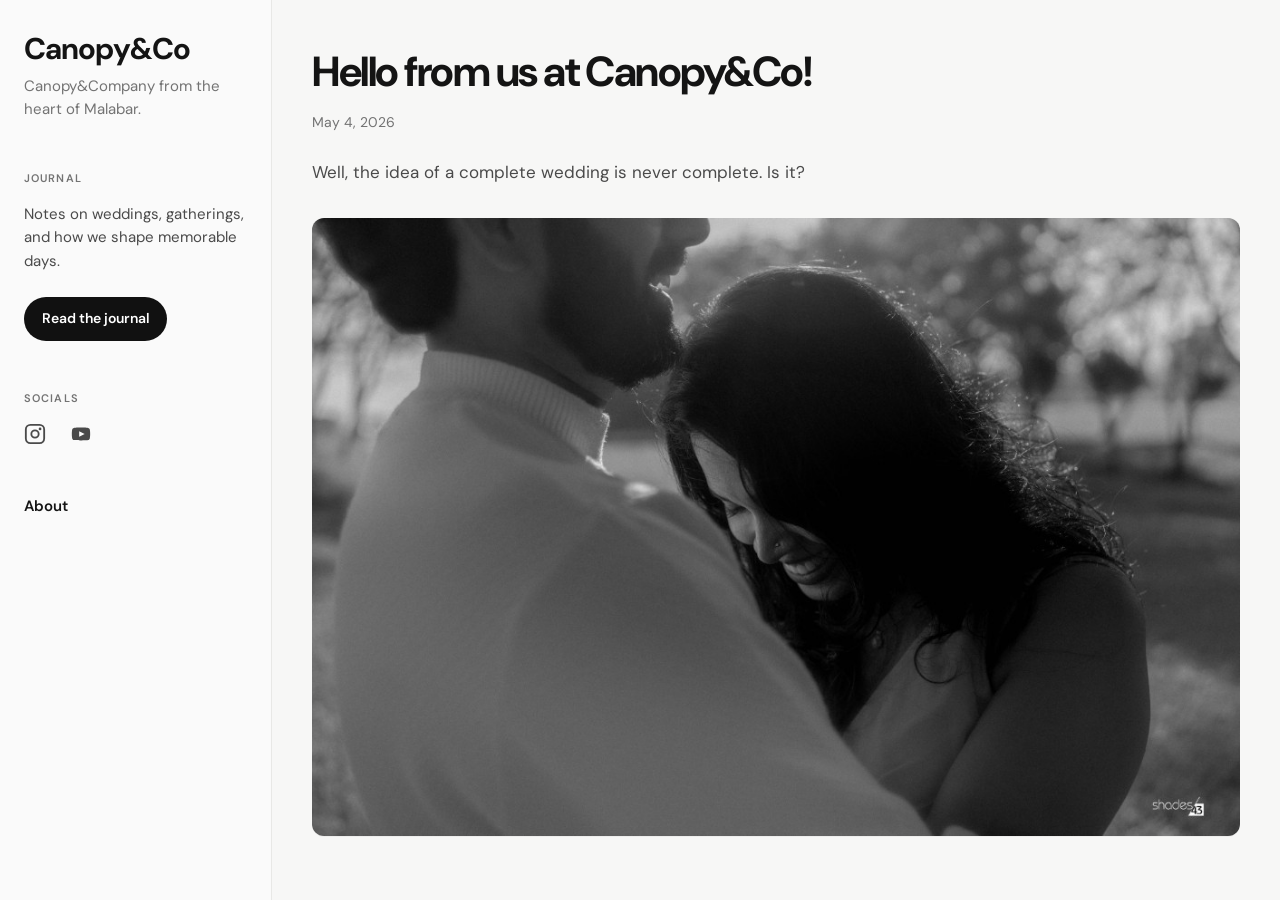
<file: index.html>
<!DOCTYPE html>
<html lang="en">
<head>
  <meta charset="UTF-8">
  <meta name="viewport" content="width=device-width, initial-scale=1.0">
  <title>Canopy&Co — Hello from us at Canopy&Co!</title>
  <!--
    This is a static page (no framework).
    - Styling comes from: assets/css/styles.css
    - The main editable content is in the <article class="blog-article"> below.
    - Images are expected under: assets/images/
  -->
  <link rel="preconnect" href="https://fonts.googleapis.com">
  <link rel="preconnect" href="https://fonts.gstatic.com" crossorigin>
  <link href="https://fonts.googleapis.com/css2?family=DM+Sans:ital,opsz,wght@9..40,400;9..40,500;9..40,600;9..40,700&display=swap" rel="stylesheet">
  <link rel="stylesheet" href="assets/css/styles.css?v=home-layout">
</head>
<body>
  <div class="page-container">
    <!-- Sidebar -->
    <aside class="sidebar">
      <div class="sidebar-content">
        <!-- Brand -->
        <div class="brand">
          <a href="index.html" class="brand-title-link">
            <h1 class="brand-title">Canopy&Co</h1>
          </a>
          <p class="brand-description">Canopy&Company from the heart of Malabar.</p>
        </div>
        
        <nav class="journal-sidebar" aria-label="Journal">
          <h2 class="section-label">Journal</h2>
          <p class="journal-sidebar__lede">Notes on weddings, gatherings, and how we shape memorable days.</p>
          <a href="blog.html" class="journal-sidebar__cta">Read the journal</a>
        </nav>
        
        <!-- Socials -->
        <div class="socials-section">
          <h2 class="section-label">Socials</h2>
          <div class="social-icons">
            <svg width="24" height="24" viewBox="0 0 24 24" fill="none" xmlns="http://www.w3.org/2000/svg" aria-hidden="true">
              <rect x="2" y="2" width="20" height="20" rx="5" stroke="currentColor" stroke-width="2"/>
              <circle cx="12" cy="12" r="4" stroke="currentColor" stroke-width="2"/>
              <circle cx="17.5" cy="6.5" r="1.5" fill="currentColor"/>
            </svg>
            <svg width="24" height="24" viewBox="0 0 24 24" xmlns="http://www.w3.org/2000/svg" aria-hidden="true">
              <path fill="currentColor" d="M21.58 7.19c-.23-.86-.91-1.54-1.77-1.77C18.25 5 12 5 12 5s-6.25 0-7.81.42c-.86.23-1.54.91-1.77 1.77C2 8.75 2 12 2 12s0 3.25.42 4.81c.23.86.91 1.54 1.77 1.77C5.75 19 12 19 12 19s6.25 0 7.81-.42c.86-.23 1.54-.91 1.77-1.77C22 15.25 22 12 22 12s0-3.25-.42-4.81zM10 15V9l6 3-6 3z"/>
            </svg>
          </div>
        </div>
        
        <div class="about-section">
          <a href="#" class="about-link">About</a>
        </div>
      </div>
    </aside>
    
    <!-- Main Content -->
    <main class="main-content">
      <div class="article-container">
        <!--
          Home article (safe-to-edit region):
          - Change title/date/intro text directly here.
          - Change the <img src="assets/images/..."> to swap the hero image.
        -->
        <article class="blog-article">
          <h1 class="article-title">Hello from us at Canopy&Co!</h1>
          <p class="article-date">May 4, 2026</p>
          <p class="article-intro">Well, the idea of a complete wedding is never complete. Is it?</p>
          <div class="article-image">
            <img src="assets/images/hello-from-canopy.png" alt="Black and white portrait of a couple outdoors, softly backlit" loading="lazy" decoding="async">
          </div>
        </article>
      </div>
    </main>
  </div>
</body>
</html>
</file>
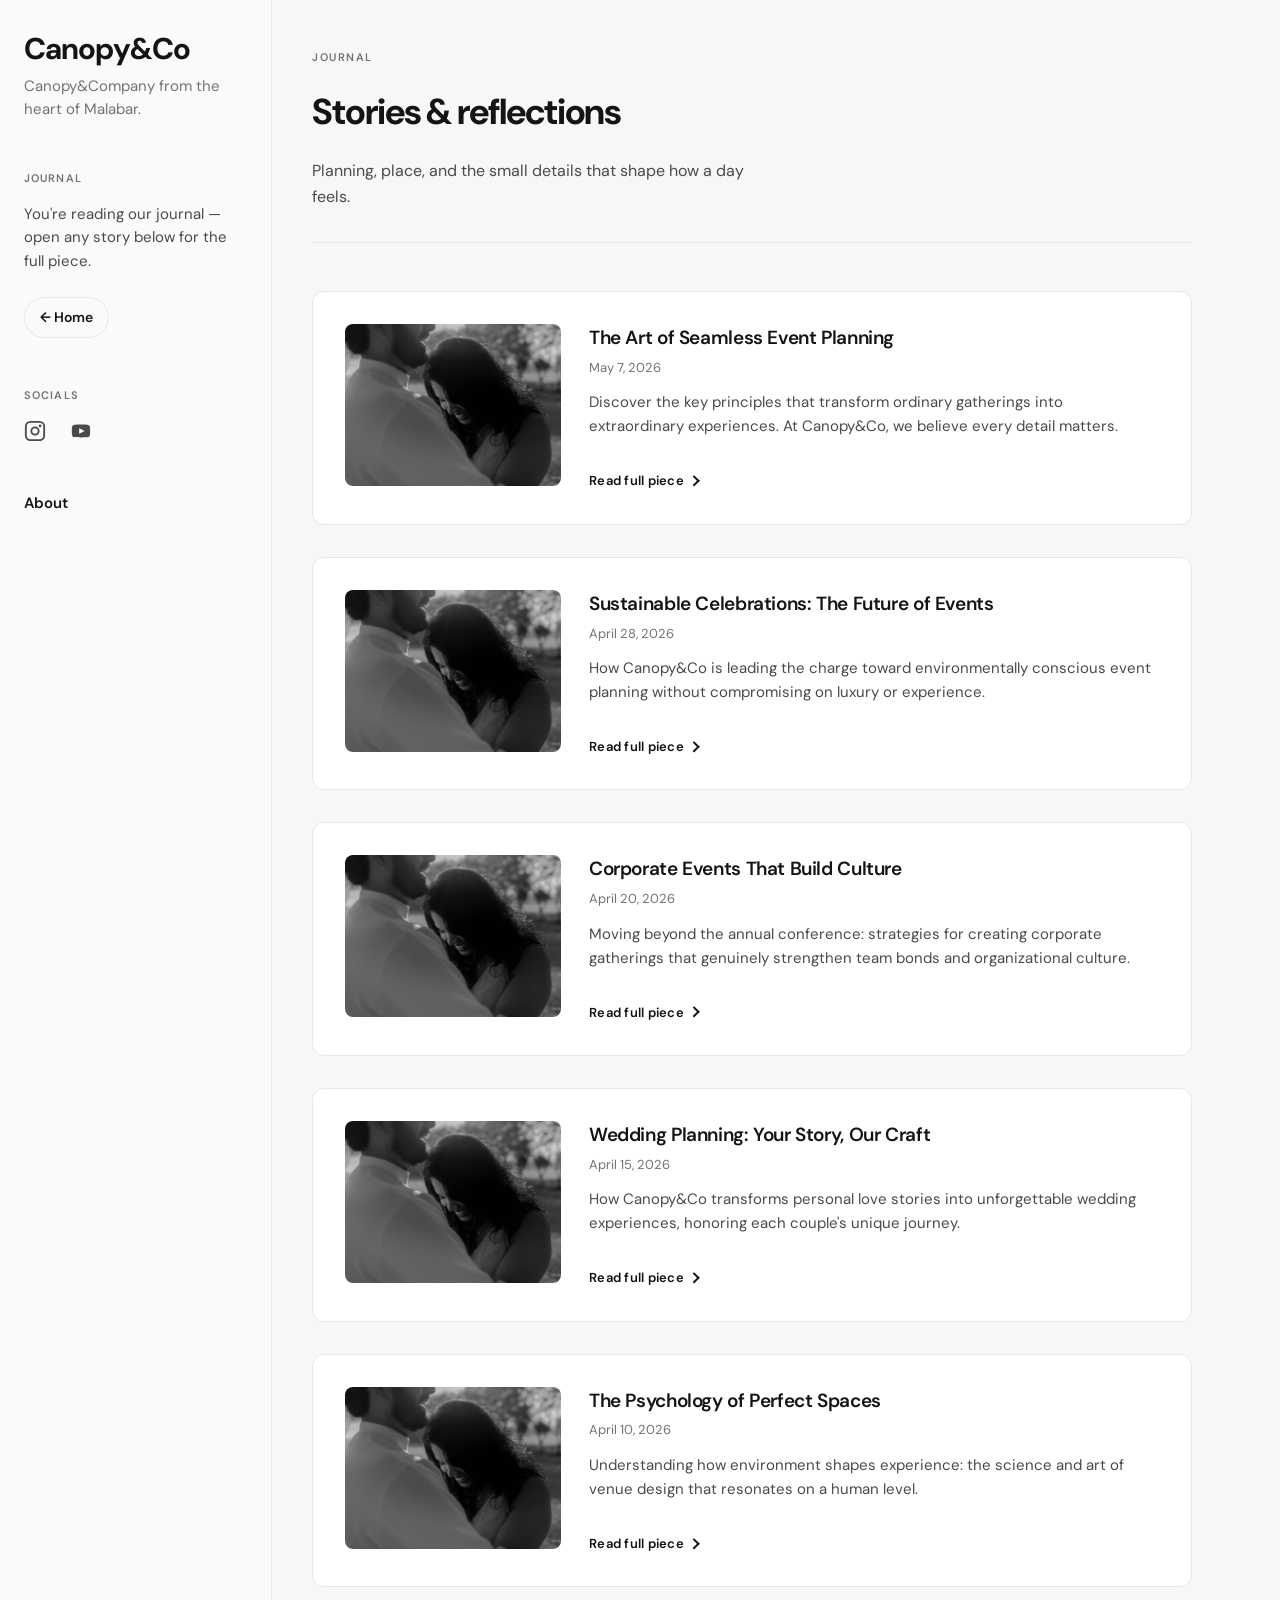
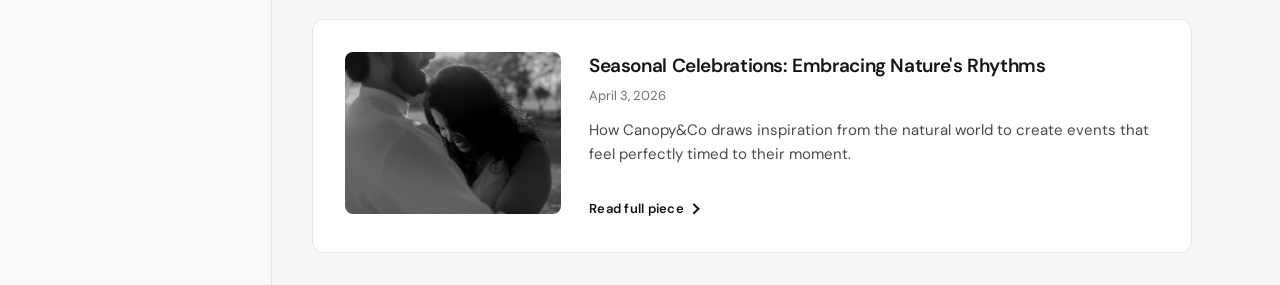
<file: blog.html>
<!DOCTYPE html>
<html lang="en">
<head>
  <meta charset="UTF-8">
  <meta name="viewport" content="width=device-width, initial-scale=1.0">
  <title>Canopy&Co — Journal</title>
  <!--
    Journal page (static HTML + vanilla JS).
    Key dependencies used by assets/js/blog.js:
    - #posts-container: where the post cards are rendered
    - #article-modal: modal wrapper toggled open/close
    - #modal-body: modal content is injected here
  -->
  <link rel="preconnect" href="https://fonts.googleapis.com">
  <link rel="preconnect" href="https://fonts.gstatic.com" crossorigin>
  <link href="https://fonts.googleapis.com/css2?family=DM+Sans:ital,opsz,wght@9..40,400;9..40,500;9..40,600;9..40,700&display=swap" rel="stylesheet">
  <link rel="stylesheet" href="assets/css/styles.css?v=home-layout">
</head>
<body>
  <div class="page-container">
    <aside class="sidebar">
      <div class="sidebar-content">
        <div class="brand">
          <a href="index.html" class="brand-title-link">
            <h1 class="brand-title">Canopy&Co</h1>
          </a>
          <p class="brand-description">Canopy&Company from the heart of Malabar.</p>
        </div>

        <nav class="journal-sidebar" aria-label="Journal navigation">
          <h2 class="section-label">Journal</h2>
          <p class="journal-sidebar__lede">You're reading our journal — open any story below for the full piece.</p>
          <a href="index.html" class="journal-sidebar__cta journal-sidebar__cta--quiet">← Home</a>
        </nav>

        <div class="socials-section">
          <h2 class="section-label">Socials</h2>
          <div class="social-icons">
            <svg width="24" height="24" viewBox="0 0 24 24" fill="none" xmlns="http://www.w3.org/2000/svg" aria-hidden="true">
              <rect x="2" y="2" width="20" height="20" rx="5" stroke="currentColor" stroke-width="2"/>
              <circle cx="12" cy="12" r="4" stroke="currentColor" stroke-width="2"/>
              <circle cx="17.5" cy="6.5" r="1.5" fill="currentColor"/>
            </svg>
            <svg width="24" height="24" viewBox="0 0 24 24" xmlns="http://www.w3.org/2000/svg" aria-hidden="true">
              <path fill="currentColor" d="M21.58 7.19c-.23-.86-.91-1.54-1.77-1.77C18.25 5 12 5 12 5s-6.25 0-7.81.42c-.86.23-1.54.91-1.77 1.77C2 8.75 2 12 2 12s0 3.25.42 4.81c.23.86.91 1.54 1.77 1.77C5.75 19 12 19 12 19s6.25 0 7.81-.42c.86-.23 1.54-.91 1.77-1.77C22 15.25 22 12 22 12s0-3.25-.42-4.81zM10 15V9l6 3-6 3z"/>
            </svg>
          </div>
        </div>

        <div class="about-section">
          <a href="#" class="about-link">About</a>
        </div>
      </div>
    </aside>

    <main class="main-content main-content--wide">
      <div class="article-container">
        <header class="journal-page-header">
          <p class="journal-page-eyebrow">Journal</p>
          <h1 class="journal-page-title">Stories &amp; reflections</h1>
          <p class="journal-page-lede">Planning, place, and the small details that shape how a day feels.</p>
        </header>

        <!-- Post cards are injected here by assets/js/blog.js -->
        <div class="posts-container" id="posts-container"></div>
      </div>
    </main>
  </div>

  <!-- Modal shell (hidden by default). assets/js/blog.js toggles [hidden] and injects HTML into #modal-body. -->
  <div id="article-modal" class="modal" hidden role="dialog" aria-modal="true" aria-labelledby="modal-title">
    <div class="modal-backdrop" aria-hidden="true"></div>
    <div class="modal-shell">
      <button type="button" class="modal-close" aria-label="Close">&times;</button>
      <div class="modal-scroll">
        <div id="modal-body"></div>
      </div>
    </div>
  </div>

  <!-- Keep this script path stable; it renders the journal list and controls the modal. -->
  <script src="assets/js/blog.js"></script>
</body>
</html>
</file>
<file: assets/css/styles.css>
/*
  Canopy&Co — minimal editorial layout

  This file styles BOTH pages:
  - index.html (home): sidebar + featured article
  - blog.html (journal): sidebar + post cards + modal popup

  Safest place to customize the look (without breaking layout):
  - The CSS variables in :root below (“theme knobs”).

  Quick selector map (useful for AI edits):
  - Layout shell: .page-container, .sidebar, .main-content
  - Home article: .blog-article, .article-title, .article-image
  - Journal cards: .posts-container, .blog-post-card, .blog-post-card__thumb, .blog-post-card__body
  - Modal: .modal, .modal-backdrop, .modal-shell, .modal-scroll
*/

:root {
  /* Theme knobs: colors */
  --color-bg: #f7f7f6;
  --color-bg-elevated: #ffffff;
  --color-bg-sidebar: #fafafa;
  --color-text-dark: #141414;
  --color-text-medium: #4a4a4a;
  --color-text-muted: #737373;
  --color-border: #e8e8e6;
  --color-border-hover: #cfcfcd;
  --color-accent: #111111;

  /* Theme knobs: typography */
  --font-sans: 'DM Sans', -apple-system, BlinkMacSystemFont, 'Segoe UI', Roboto, Helvetica, Arial, sans-serif;
  --font-display: 'DM Sans', var(--font-sans);

  /* Theme knobs: shape + elevation */
  --radius-sm: 8px;
  --radius-md: 12px;
  --shadow-modal: 0 28px 80px rgba(0, 0, 0, 0.14);
  --shadow-card: 0 1px 0 rgba(0, 0, 0, 0.04);

  /* Theme knobs: spacing scale */
  --spacing-xs: 8px;
  --spacing-sm: 16px;
  --spacing-md: 24px;
  --spacing-lg: 32px;
  --spacing-xl: 48px;
  --spacing-2xl: 64px;

  /* Layout knobs */
  --sidebar-width: min(272px, 88vw);
  --main-max: 720px;
  --main-wide-max: 960px;
  --home-article-max: min(960px, 100%);
}

* {
  margin: 0;
  padding: 0;
  box-sizing: border-box;
}

html {
  -webkit-font-smoothing: antialiased;
}

body {
  font-family: var(--font-sans);
  font-size: 16px;
  background-color: var(--color-bg);
  color: var(--color-text-dark);
  line-height: 1.65;
}

body.modal-open {
  overflow: hidden;
}

.page-container {
  display: flex;
  min-height: 100vh;
}

/* Sidebar */
.sidebar {
  width: var(--sidebar-width);
  background-color: var(--color-bg-sidebar);
  border-right: 1px solid var(--color-border);
  flex-shrink: 0;
}

.sidebar-content {
  padding: var(--spacing-lg) var(--spacing-md);
  display: flex;
  flex-direction: column;
  gap: var(--spacing-xl);
}

.brand-title-link {
  text-decoration: none;
  color: inherit;
}

.brand-title {
  font-family: var(--font-display);
  font-size: clamp(1.5rem, 3vw, 1.875rem);
  font-weight: 700;
  letter-spacing: -0.03em;
  color: var(--color-text-dark);
  margin-bottom: var(--spacing-xs);
  line-height: 1.15;
}

.brand-description {
  font-size: 0.9375rem;
  color: var(--color-text-muted);
  line-height: 1.55;
  max-width: 28ch;
}

.section-label {
  font-size: 0.6875rem;
  font-weight: 600;
  letter-spacing: 0.12em;
  text-transform: uppercase;
  color: var(--color-text-muted);
  margin-bottom: var(--spacing-sm);
}

.sidebar .section-label {
  letter-spacing: 0.1em;
}

/* Journal sidebar (replaces recent activity) */
.journal-sidebar__lede {
  font-size: 0.9375rem;
  color: var(--color-text-medium);
  line-height: 1.55;
  margin-bottom: var(--spacing-md);
  max-width: 30ch;
}

.journal-sidebar__cta {
  display: inline-flex;
  align-items: center;
  font-size: 0.875rem;
  font-weight: 600;
  color: var(--color-bg-elevated);
  background: var(--color-accent);
  text-decoration: none;
  padding: 0.65rem 1.1rem;
  border-radius: 999px;
  transition: background 0.2s ease, transform 0.15s ease;
}

.journal-sidebar__cta:hover {
  background: #000;
  color: var(--color-bg-elevated);
}

.journal-sidebar__cta--quiet {
  background: transparent;
  color: var(--color-text-dark);
  border: 1px solid var(--color-border);
  padding: 0.5rem 0.95rem;
}

.journal-sidebar__cta--quiet:hover {
  border-color: var(--color-border-hover);
  background: rgba(0, 0, 0, 0.03);
  color: var(--color-text-dark);
}

.social-icons {
  display: flex;
  gap: var(--spacing-md);
}

.social-icons svg {
  width: 22px;
  height: 22px;
  color: var(--color-text-medium);
  transition: opacity 0.2s ease, color 0.2s ease;
}

.social-icons svg:hover {
  color: var(--color-accent);
}

.about-link {
  font-size: 0.9375rem;
  font-weight: 600;
  color: var(--color-text-dark);
  text-decoration: none;
}

.about-link:hover {
  text-decoration: underline;
  text-underline-offset: 3px;
}

/* Main column */
.main-content {
  flex: 1;
  min-width: 0;
  padding: var(--spacing-lg) clamp(1.25rem, 3.5vw, 2.5rem);
  max-width: var(--main-max);
}

/* Home: don’t cap the flex child — center a wider article in the remaining width */
.main-content:not(.main-content--wide) {
  max-width: none;
  display: flex;
  justify-content: center;
}

.main-content:not(.main-content--wide) .article-container {
  width: 100%;
  max-width: var(--home-article-max);
}

.main-content--wide {
  max-width: var(--main-wide-max);
}

.article-container {
  padding-top: var(--spacing-sm);
}

/* Home article */
.blog-article {
  animation: fadeIn 0.45s ease-out;
}

.article-title {
  font-family: var(--font-display);
  font-size: clamp(2rem, 4vw, 2.625rem);
  font-weight: 700;
  letter-spacing: -0.035em;
  line-height: 1.12;
  margin-bottom: var(--spacing-sm);
}

.article-date {
  font-size: 0.875rem;
  color: var(--color-text-muted);
  margin-bottom: var(--spacing-md);
}

.article-intro {
  font-size: 1.0625rem;
  color: var(--color-text-medium);
  margin-bottom: var(--spacing-lg);
  max-width: 58ch;
}

.article-image {
  width: 100%;
  border-radius: var(--radius-md);
  overflow: hidden;
  box-shadow: var(--shadow-card);
}

.article-image img {
  width: 100%;
  height: auto;
  display: block;
  vertical-align: middle;
}

/* Journal listing page */
.journal-page-header {
  margin-bottom: var(--spacing-xl);
  padding-bottom: var(--spacing-lg);
  border-bottom: 1px solid var(--color-border);
}

.journal-page-eyebrow {
  font-size: 0.6875rem;
  font-weight: 600;
  letter-spacing: 0.14em;
  text-transform: uppercase;
  color: var(--color-text-muted);
  margin-bottom: var(--spacing-sm);
}

.journal-page-title {
  font-family: var(--font-display);
  font-size: clamp(1.75rem, 3vw, 2.25rem);
  font-weight: 700;
  letter-spacing: -0.03em;
  margin-bottom: var(--spacing-sm);
}

.journal-page-lede {
  font-size: 1rem;
  color: var(--color-text-medium);
  max-width: 42ch;
}

.posts-container {
  display: flex;
  flex-direction: column;
  gap: var(--spacing-lg);
}

/* Post cards — flex avoids grid/min-width bugs where text paints over the thumb */
.blog-post-card {
  display: flex;
  flex-direction: row;
  flex-wrap: nowrap;
  align-items: flex-start;
  justify-content: flex-start;
  gap: clamp(1.25rem, 3vw, 1.75rem);
  padding: var(--spacing-lg);
  background: var(--color-bg-elevated);
  border: 1px solid var(--color-border);
  border-radius: var(--radius-md);
  cursor: pointer;
  transition: border-color 0.2s ease, box-shadow 0.2s ease, transform 0.2s ease;
  text-align: left;
}

.blog-post-card:hover,
.blog-post-card:focus-visible {
  border-color: var(--color-border-hover);
  box-shadow: 0 16px 48px rgba(0, 0, 0, 0.07);
  transform: translateY(-1px);
  outline: none;
}

.blog-post-card:focus-visible {
  box-shadow: 0 0 0 2px var(--color-bg), 0 0 0 4px var(--color-accent), 0 16px 48px rgba(0, 0, 0, 0.06);
}

.blog-post-card__thumb {
  flex: 0 0 auto;
  width: clamp(158px, 26vw, 216px);
  max-width: 40%;
  border-radius: var(--radius-sm);
  overflow: hidden;
  background: var(--color-bg);
  aspect-ratio: 4 / 3;
}

.blog-post-card__thumb img {
  width: 100%;
  height: 100%;
  object-fit: cover;
  display: block;
}

.blog-post-card__thumb--empty {
  min-height: 7.5rem;
  background:
    linear-gradient(145deg, rgba(0, 0, 0, 0.04) 0%, transparent 45%),
    linear-gradient(#ebeae8, #f3f2f0);
}

.blog-post-card__thumb--empty.blog-post-card__thumb--v1 {
  background:
    linear-gradient(215deg, rgba(0, 0, 0, 0.05) 0%, transparent 50%),
    linear-gradient(#e8e7e5, #f2f1ef);
}

.blog-post-card__thumb--empty.blog-post-card__thumb--v2 {
  background:
    linear-gradient(90deg, rgba(0, 0, 0, 0.03) 0%, transparent 60%),
    linear-gradient(#ecebe9, #f6f5f3);
}

.blog-post-card__thumb--empty.blog-post-card__thumb--v3 {
  background:
    linear-gradient(35deg, rgba(0, 0, 0, 0.04) 0%, transparent 55%),
    linear-gradient(#eae9e7, #f4f3f1);
}

.blog-post-card__body {
  flex: 1 1 0%;
  min-width: 0;
  display: flex;
  flex-direction: column;
  gap: 0.5rem;
  padding-top: 0.125rem;
  overflow-wrap: break-word;
}

.blog-post-card__title {
  font-family: var(--font-display);
  font-size: 1.1875rem;
  font-weight: 600;
  letter-spacing: -0.02em;
  line-height: 1.3;
  color: var(--color-text-dark);
}

.blog-post-card__date {
  font-size: 0.8125rem;
  color: var(--color-text-muted);
  margin-top: -0.125rem;
}

.blog-post-card__excerpt {
  font-size: 0.9375rem;
  color: var(--color-text-medium);
  line-height: 1.6;
  margin-top: 0.25rem;
  margin-bottom: 0.5rem;
  display: -webkit-box;
  -webkit-line-clamp: 3;
  -webkit-box-orient: vertical;
  overflow: hidden;
  flex: 1 1 auto;
}

.blog-post-card__cta {
  display: inline-flex;
  align-items: center;
  gap: 0.4rem;
  align-self: flex-start;
  margin-top: auto;
  padding-top: var(--spacing-sm);
  font-size: 0.8125rem;
  font-weight: 600;
  color: var(--color-accent);
  letter-spacing: 0.02em;
  text-decoration: none;
}

.blog-post-card:hover .blog-post-card__cta,
.blog-post-card:focus-visible .blog-post-card__cta {
  text-decoration: underline;
  text-underline-offset: 3px;
}

.blog-post-card__cta::after {
  content: '';
  display: inline-block;
  width: 0.35rem;
  height: 0.35rem;
  border-right: 2px solid currentColor;
  border-bottom: 2px solid currentColor;
  transform: rotate(-45deg);
  transition: transform 0.2s ease;
}

.blog-post-card:hover .blog-post-card__cta::after,
.blog-post-card:focus-visible .blog-post-card__cta::after {
  transform: rotate(-45deg) translateX(3px);
}

/* Modal */
.modal {
  position: fixed;
  inset: 0;
  z-index: 300;
  display: flex;
  align-items: center;
  justify-content: center;
  padding: var(--spacing-md);
}

.modal[hidden] {
  display: none !important;
}

.modal-backdrop {
  position: absolute;
  inset: 0;
  background: rgba(20, 20, 20, 0.52);
  backdrop-filter: blur(6px);
}

.modal-shell {
  position: relative;
  z-index: 1;
  width: 100%;
  max-width: 680px;
  max-height: min(92vh, 880px);
  background: var(--color-bg-elevated);
  border-radius: var(--radius-md);
  box-shadow: var(--shadow-modal);
  display: flex;
  flex-direction: column;
}

.modal-close {
  position: absolute;
  top: var(--spacing-sm);
  right: var(--spacing-sm);
  z-index: 2;
  width: 40px;
  height: 40px;
  border: none;
  border-radius: 999px;
  background: rgba(255, 255, 255, 0.92);
  color: var(--color-text-dark);
  font-size: 1.5rem;
  line-height: 1;
  cursor: pointer;
  display: flex;
  align-items: center;
  justify-content: center;
  transition: background 0.2s ease;
  box-shadow: 0 2px 12px rgba(0, 0, 0, 0.08);
}

.modal-close:hover {
  background: #fff;
}

.modal-scroll {
  overflow-y: auto;
  padding: var(--spacing-xl) var(--spacing-lg);
  padding-top: calc(var(--spacing-xl) + 8px);
}

.modal-cover {
  margin: calc(-1 * var(--spacing-xl)) calc(-1 * var(--spacing-lg)) var(--spacing-lg);
  margin-top: calc(-1 * var(--spacing-xl) - 8px);
  border-radius: var(--radius-md) var(--radius-md) 0 0;
  overflow: hidden;
  background: var(--color-bg);
}

.modal-cover img {
  width: 100%;
  height: auto;
  max-height: 320px;
  object-fit: cover;
  display: block;
}

.modal-article-header {
  margin-bottom: var(--spacing-lg);
}

.modal-title {
  font-family: var(--font-display);
  font-size: clamp(1.5rem, 3vw, 1.875rem);
  font-weight: 700;
  letter-spacing: -0.03em;
  line-height: 1.15;
  margin-bottom: var(--spacing-sm);
}

.modal-meta {
  font-size: 0.875rem;
  color: var(--color-text-muted);
}

.modal-prose__p {
  font-size: 1rem;
  color: var(--color-text-medium);
  margin-bottom: var(--spacing-md);
  max-width: 62ch;
}

.modal-prose__figure {
  margin: var(--spacing-lg) 0;
  border-radius: var(--radius-sm);
  overflow: hidden;
}

.modal-prose__figure img {
  width: 100%;
  height: auto;
  display: block;
  vertical-align: middle;
}

@keyframes fadeIn {
  from {
    opacity: 0;
    transform: translateY(12px);
  }
  to {
    opacity: 1;
    transform: translateY(0);
  }
}

@media (max-width: 1024px) {
  .page-container {
    flex-direction: column;
  }

  .sidebar {
    width: 100%;
    border-right: none;
    border-bottom: 1px solid var(--color-border);
  }

  .sidebar-content {
    padding: var(--spacing-lg) var(--spacing-md);
    gap: var(--spacing-xl);
  }

  .main-content {
    padding: var(--spacing-lg) var(--spacing-md);
    max-width: none;
  }

  .article-container {
    padding-left: 0;
    padding-top: 0;
  }
}

@media (max-width: 640px) {
  .blog-post-card {
    flex-direction: column;
    align-items: stretch;
    gap: var(--spacing-md);
    padding: var(--spacing-md);
  }

  .blog-post-card__thumb {
    width: 100%;
    max-width: none;
    aspect-ratio: 16 / 9;
    max-height: 220px;
  }

  .blog-post-card__body {
    padding-top: 0;
    flex: none;
    min-width: 0;
  }

  .modal-scroll {
    padding: var(--spacing-lg) var(--spacing-md);
    padding-top: calc(var(--spacing-lg) + 36px);
  }

  .modal-cover {
    margin: calc(-1 * var(--spacing-lg)) calc(-1 * var(--spacing-md)) var(--spacing-md);
    margin-top: calc(-1 * var(--spacing-lg) - 36px);
  }
}
</file>
